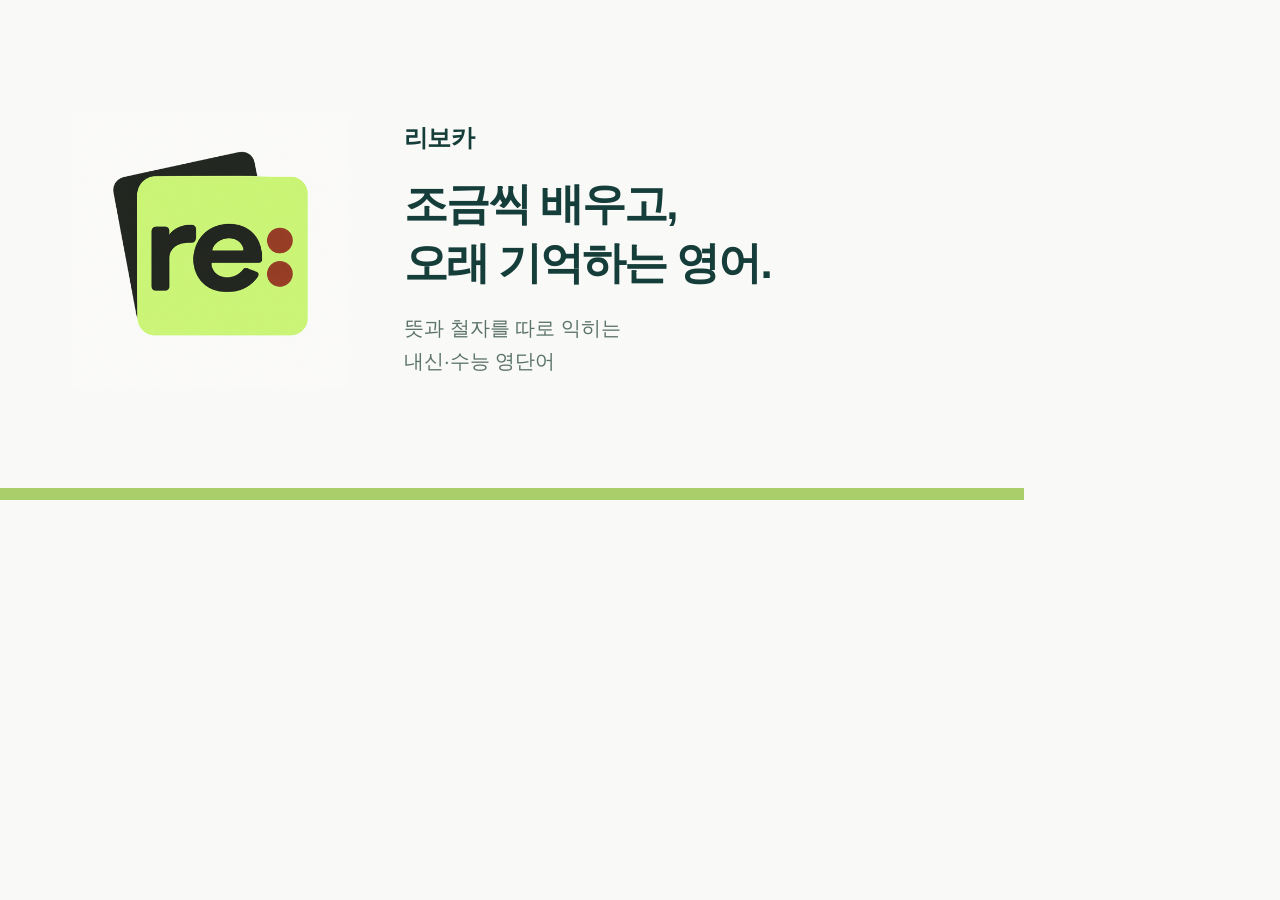
<file: output/store-registration/feature-graphic.html>
<!doctype html><html lang="ko"><head><meta charset="utf-8"><style>*{box-sizing:border-box}html,body{margin:0;width:1024px;height:500px;overflow:hidden}body{background:#f9faf7;color:#153d39;font-family:-apple-system,BlinkMacSystemFont,"Apple SD Gothic Neo",sans-serif}.frame{width:1024px;height:500px;position:relative;display:flex;align-items:center;padding:64px 72px;gap:56px}.mark{width:276px;height:276px;object-fit:contain}.copy{flex:1}.brand{font-size:24px;letter-spacing:-.7px;font-weight:750;margin:0 0 20px}.title{font-size:44px;font-weight:750;line-height:1.35;letter-spacing:-2px;margin:0 0 20px}.sub{font-size:20px;color:#5c736a;line-height:1.65;margin:0}.line{position:absolute;bottom:0;left:0;right:0;height:12px;background:#aace69}</style></head><body><div class="frame"><img class="mark" src="google-play-icon-512.png" alt="리보카 re: 카드 아이콘"><div class="copy"><p class="brand">리보카</p><h1 class="title">조금씩 배우고,<br>오래 기억하는 영어.</h1><p class="sub">뜻과 철자를 따로 익히는<br>내신·수능 영단어</p></div><div class="line"></div></div></body></html>
</file>
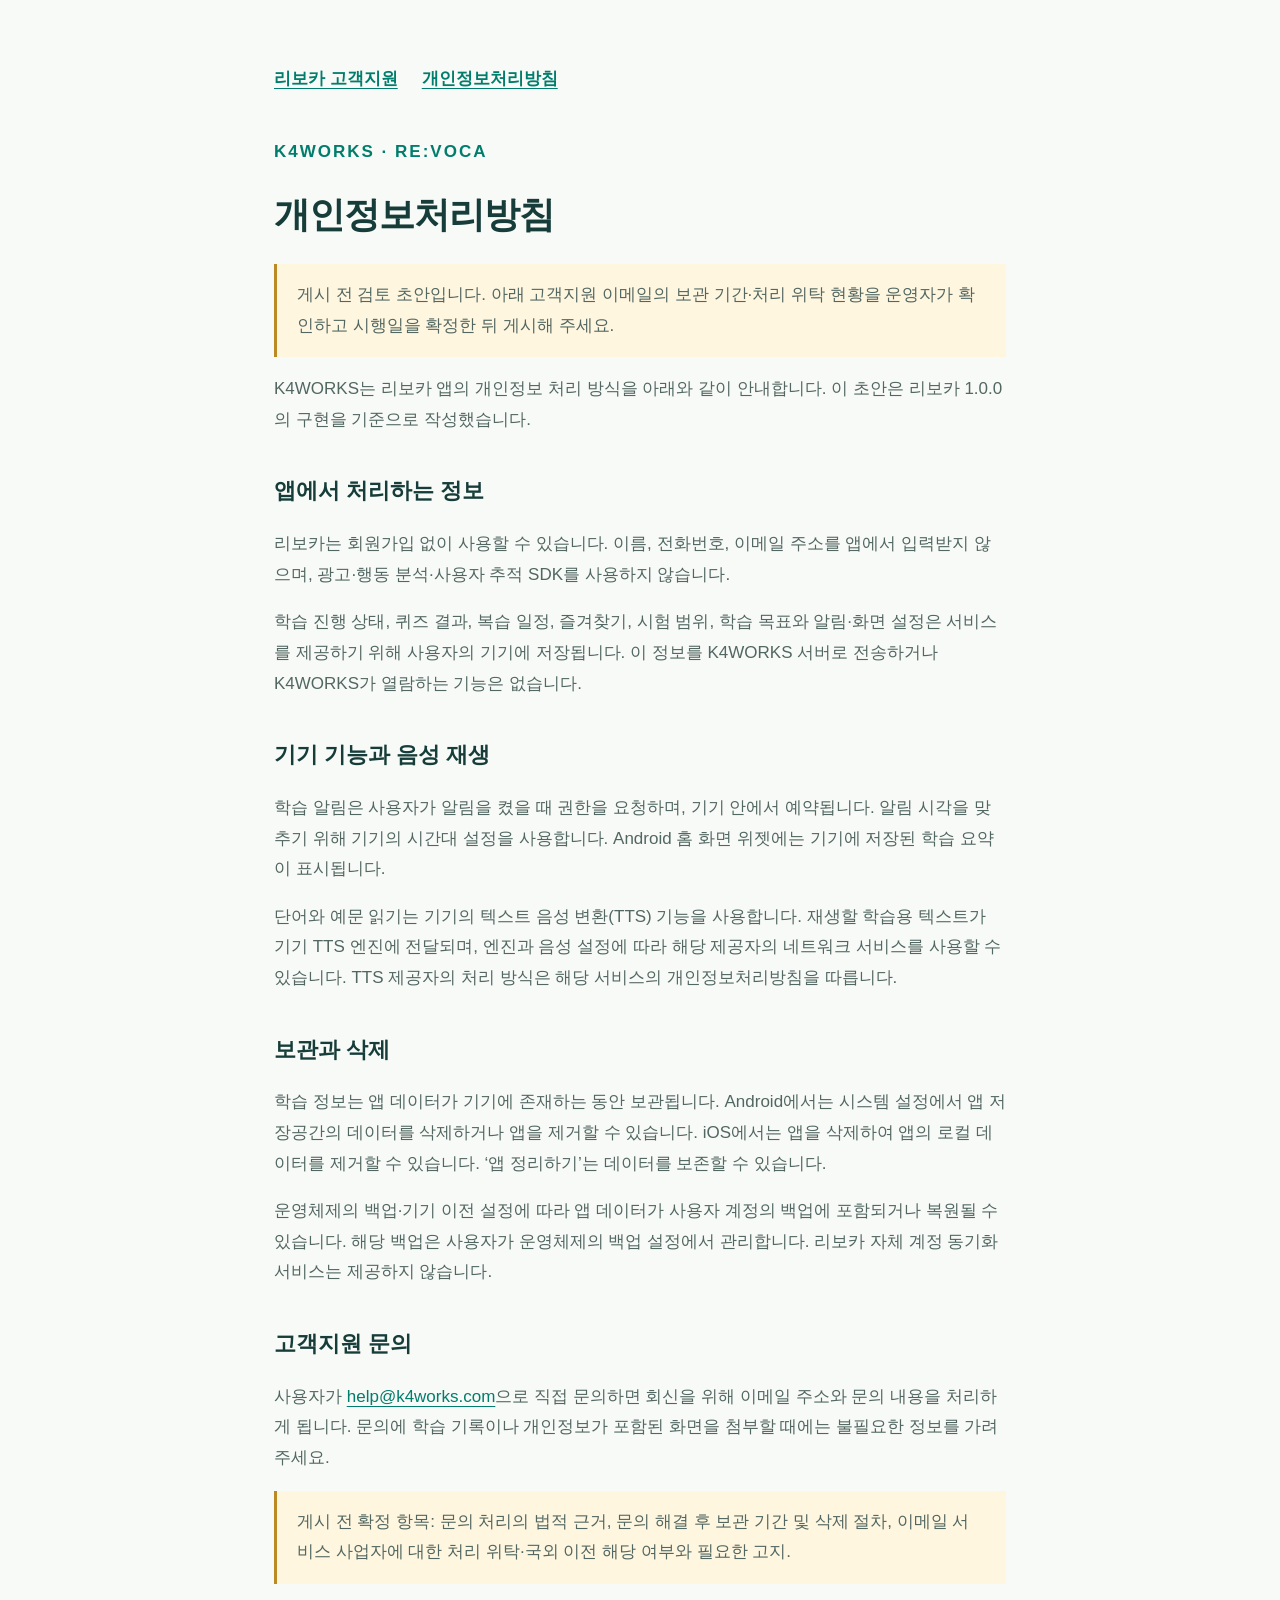
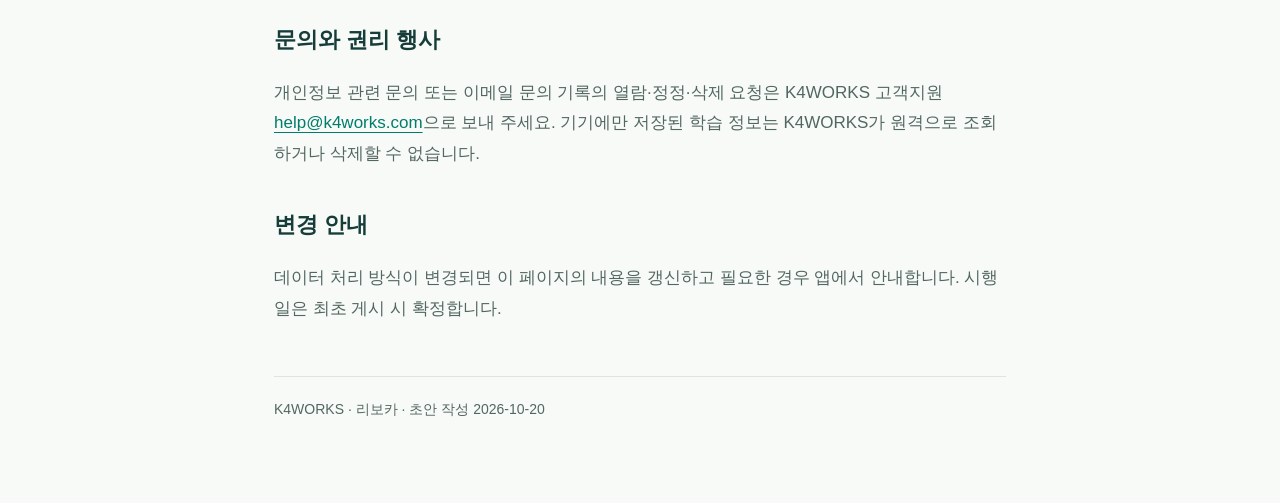
<file: store/web/privacy.html>
<!doctype html>
<html lang="ko"><head><meta charset="utf-8"><meta name="viewport" content="width=device-width,initial-scale=1"><title>리보카 개인정보처리방침</title><link rel="stylesheet" href="style.css"></head><body><main>
<nav><a href="support.html">리보카 고객지원</a><a href="privacy.html" aria-current="page">개인정보처리방침</a></nav>
<p class="eyebrow">K4WORKS · RE:VOCA</p><h1>개인정보처리방침</h1>
<p class="notice">게시 전 검토 초안입니다. 아래 고객지원 이메일의 보관 기간·처리 위탁 현황을 운영자가 확인하고 시행일을 확정한 뒤 게시해 주세요.</p>
<p>K4WORKS는 리보카 앱의 개인정보 처리 방식을 아래와 같이 안내합니다. 이 초안은 리보카 1.0.0의 구현을 기준으로 작성했습니다.</p>
<h2>앱에서 처리하는 정보</h2>
<p>리보카는 회원가입 없이 사용할 수 있습니다. 이름, 전화번호, 이메일 주소를 앱에서 입력받지 않으며, 광고·행동 분석·사용자 추적 SDK를 사용하지 않습니다.</p>
<p>학습 진행 상태, 퀴즈 결과, 복습 일정, 즐겨찾기, 시험 범위, 학습 목표와 알림·화면 설정은 서비스를 제공하기 위해 사용자의 기기에 저장됩니다. 이 정보를 K4WORKS 서버로 전송하거나 K4WORKS가 열람하는 기능은 없습니다.</p>
<h2>기기 기능과 음성 재생</h2>
<p>학습 알림은 사용자가 알림을 켰을 때 권한을 요청하며, 기기 안에서 예약됩니다. 알림 시각을 맞추기 위해 기기의 시간대 설정을 사용합니다. Android 홈 화면 위젯에는 기기에 저장된 학습 요약이 표시됩니다.</p>
<p>단어와 예문 읽기는 기기의 텍스트 음성 변환(TTS) 기능을 사용합니다. 재생할 학습용 텍스트가 기기 TTS 엔진에 전달되며, 엔진과 음성 설정에 따라 해당 제공자의 네트워크 서비스를 사용할 수 있습니다. TTS 제공자의 처리 방식은 해당 서비스의 개인정보처리방침을 따릅니다.</p>
<h2>보관과 삭제</h2>
<p>학습 정보는 앱 데이터가 기기에 존재하는 동안 보관됩니다. Android에서는 시스템 설정에서 앱 저장공간의 데이터를 삭제하거나 앱을 제거할 수 있습니다. iOS에서는 앱을 삭제하여 앱의 로컬 데이터를 제거할 수 있습니다. ‘앱 정리하기’는 데이터를 보존할 수 있습니다.</p>
<p>운영체제의 백업·기기 이전 설정에 따라 앱 데이터가 사용자 계정의 백업에 포함되거나 복원될 수 있습니다. 해당 백업은 사용자가 운영체제의 백업 설정에서 관리합니다. 리보카 자체 계정 동기화 서비스는 제공하지 않습니다.</p>
<h2>고객지원 문의</h2>
<p>사용자가 <a href="mailto:help@k4works.com">help@k4works.com</a>으로 직접 문의하면 회신을 위해 이메일 주소와 문의 내용을 처리하게 됩니다. 문의에 학습 기록이나 개인정보가 포함된 화면을 첨부할 때에는 불필요한 정보를 가려 주세요.</p>
<p class="notice">게시 전 확정 항목: 문의 처리의 법적 근거, 문의 해결 후 보관 기간 및 삭제 절차, 이메일 서비스 사업자에 대한 처리 위탁·국외 이전 해당 여부와 필요한 고지.</p>
<h2>문의와 권리 행사</h2>
<p>개인정보 관련 문의 또는 이메일 문의 기록의 열람·정정·삭제 요청은 K4WORKS 고객지원 <a href="mailto:help@k4works.com">help@k4works.com</a>으로 보내 주세요. 기기에만 저장된 학습 정보는 K4WORKS가 원격으로 조회하거나 삭제할 수 없습니다.</p>
<h2>변경 안내</h2><p>데이터 처리 방식이 변경되면 이 페이지의 내용을 갱신하고 필요한 경우 앱에서 안내합니다. 시행일은 최초 게시 시 확정합니다.</p>
<footer>K4WORKS · 리보카 · 초안 작성 2026-10-20</footer></main></body></html>
</file>
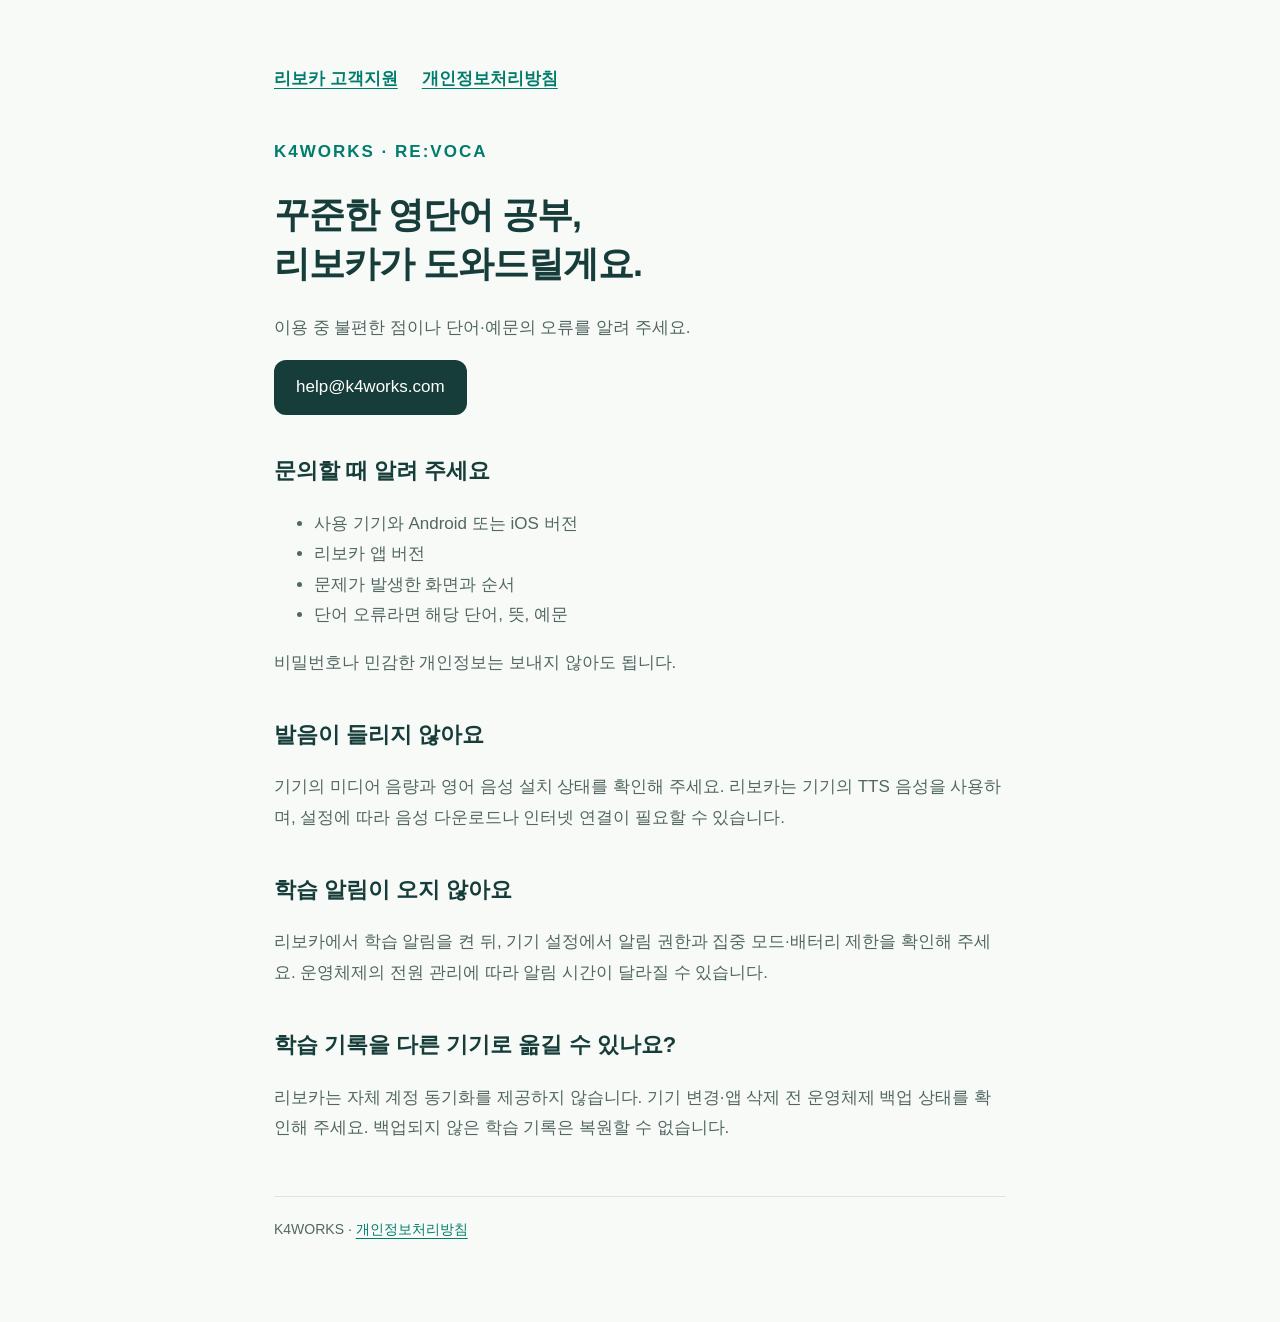
<file: store/web/support.html>
<!doctype html>
<html lang="ko"><head><meta charset="utf-8"><meta name="viewport" content="width=device-width,initial-scale=1"><title>리보카 고객지원</title><link rel="stylesheet" href="style.css"></head><body><main>
<nav><a href="support.html" aria-current="page">리보카 고객지원</a><a href="privacy.html">개인정보처리방침</a></nav>
<p class="eyebrow">K4WORKS · RE:VOCA</p><h1>꾸준한 영단어 공부,<br>리보카가 도와드릴게요.</h1><p>이용 중 불편한 점이나 단어·예문의 오류를 알려 주세요.</p><a class="contact" href="mailto:help@k4works.com">help@k4works.com</a>
<h2>문의할 때 알려 주세요</h2><ul><li>사용 기기와 Android 또는 iOS 버전</li><li>리보카 앱 버전</li><li>문제가 발생한 화면과 순서</li><li>단어 오류라면 해당 단어, 뜻, 예문</li></ul><p>비밀번호나 민감한 개인정보는 보내지 않아도 됩니다.</p>
<h2>발음이 들리지 않아요</h2><p>기기의 미디어 음량과 영어 음성 설치 상태를 확인해 주세요. 리보카는 기기의 TTS 음성을 사용하며, 설정에 따라 음성 다운로드나 인터넷 연결이 필요할 수 있습니다.</p>
<h2>학습 알림이 오지 않아요</h2><p>리보카에서 학습 알림을 켠 뒤, 기기 설정에서 알림 권한과 집중 모드·배터리 제한을 확인해 주세요. 운영체제의 전원 관리에 따라 알림 시간이 달라질 수 있습니다.</p>
<h2>학습 기록을 다른 기기로 옮길 수 있나요?</h2><p>리보카는 자체 계정 동기화를 제공하지 않습니다. 기기 변경·앱 삭제 전 운영체제 백업 상태를 확인해 주세요. 백업되지 않은 학습 기록은 복원할 수 없습니다.</p>
<footer>K4WORKS · <a href="privacy.html">개인정보처리방침</a></footer></main></body></html>
</file>
<file: store/web/style.css>
:root{color-scheme:light;--ink:#163d39;--muted:#526762;--paper:#f8faf7;--accent:#007d6c}*{box-sizing:border-box}body{margin:0;background:var(--paper);color:var(--ink);font:17px/1.8 -apple-system,BlinkMacSystemFont,"Apple SD Gothic Neo","Noto Sans KR",sans-serif}main{max-width:780px;margin:0 auto;padding:64px 24px 80px}nav{display:flex;gap:24px;margin-bottom:42px;font-weight:650}a{color:var(--accent);text-underline-offset:4px}h1{font-size:36px;letter-spacing:-1px;line-height:1.35}h2{font-size:22px;margin-top:36px}p,li{color:var(--muted)}.eyebrow{font-weight:750;letter-spacing:2px;color:var(--accent)}.notice{padding:16px 20px;border-left:3px solid #bc8a25;background:#fff6df}.contact{display:inline-block;padding:12px 22px;border-radius:12px;background:var(--ink);color:white;text-decoration:none}footer{margin-top:52px;border-top:1px solid #dce5df;padding-top:20px;color:var(--muted);font-size:14px}@media(max-width:560px){main{padding-top:32px}h1{font-size:30px}}
</file>
